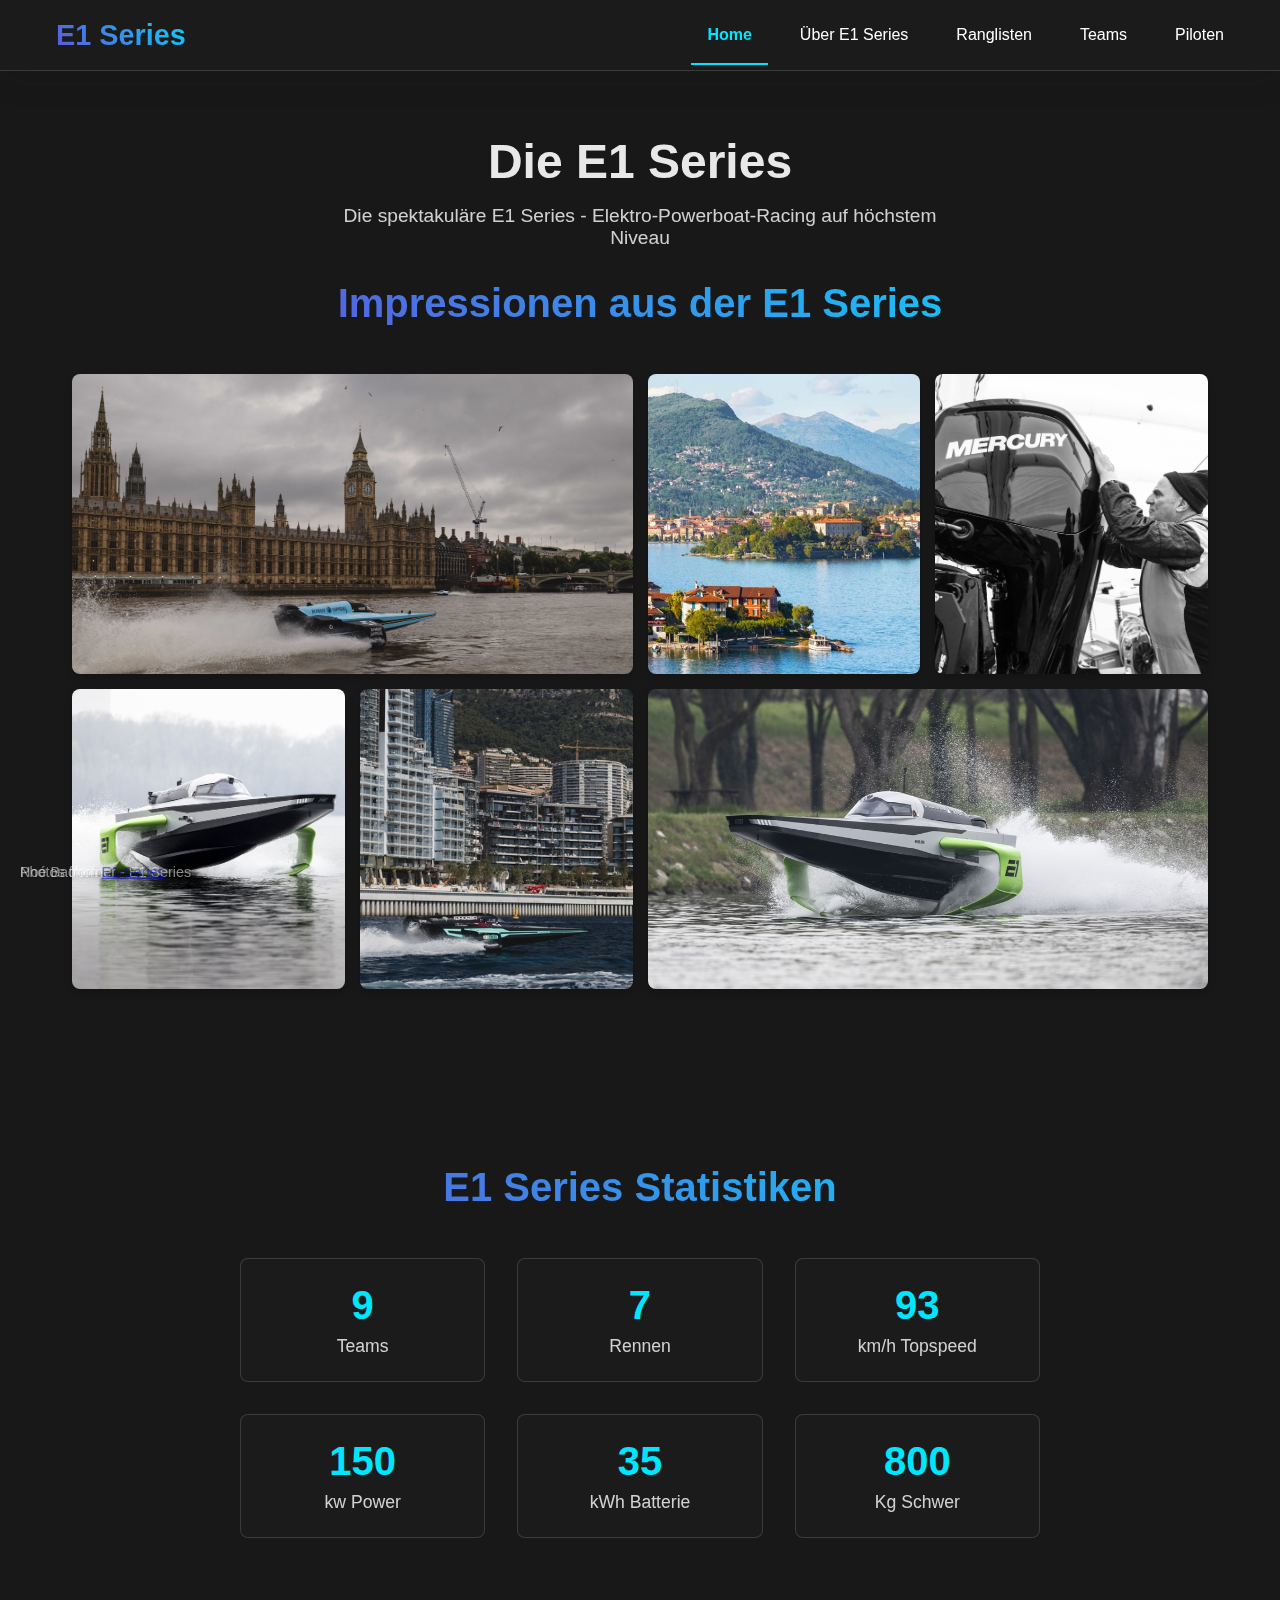
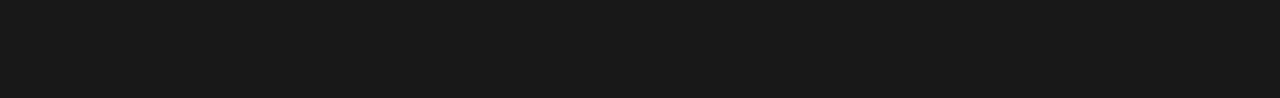
<file: src/index.html>
<!DOCTYPE html>
<html lang="de">
<head>
    <meta charset="UTF-8">
    <meta name="viewport" content="width=device-width, initial-scale=1.0">
    <title>E1 Series</title>
    <link rel="stylesheet" href="menuStyle.css">
    <link rel="stylesheet" href="indexStyle.css">
    <link rel="icon" type="image/x-icon" href="resources/E1_Series_logo.ico">
</head>
<body>
<div class="copyright-text">Noé Bachofner - E1 Series</div>
<div class="copyright-text right">Photos from <a href="https://www.e1series.com" target="_blank">E1-Series</a></div>
<nav class="navbar">
    <div class="nav-container">
        <a href="index.html" class="logo">E1 Series</a>

        <div class="nav-menu" id="navMenu">
            <a href="index.html" class="btn-simple active">Home</a>
            <a href="about.html" class="btn-simple">Über E1 Series</a>
            <a href="leaderboard.html" class="btn-simple">Ranglisten</a>
            <a href="teams.html" class="btn-simple">Teams</a>
            <a href="drivers.html" class="btn-simple">Piloten</a>
        </div>

        <div class="menu-toggle" id="menuToggle">
            <span></span>
            <span></span>
            <span></span>
        </div>
    </div>
</nav>

<div class="content">
    <h1>Die E1 Series</h1>
    <p>Die spektakuläre E1 Series - Elektro-Powerboat-Racing auf höchstem Niveau</p>

    <div class="gallery-section">
        <h2 class="gallery-title">Impressionen aus der E1 Series</h2>

        <div class="image-collage">
            <div class="image-box wide">
                <img src="resources/BoatInfrontOfCity.png" alt="Boat Racing">
            </div>
            <div class="image-box">
                <img src="resources/LagoMaggiorePhoto.png" alt="Lago Maggiore">
            </div>
            <div class="image-box">
                <img src="resources/ManInfrontOfMotor.png" alt="RaceBird Motor">
            </div>
            <div class="image-box">
                <img src="resources/BoatInWaterRacing.png" alt="Boat Racing">
            </div>
            <div class="image-box">
                <img src="resources/MonacoBoatRace.png" alt=">Monaco Race">
            </div>
            <div class="image-box wide">
                <img src="resources/RaceBirdInFrontOfForest.png" alt="RaceBird in Forest Race">
            </div>
        </div>
    </div>

    <div class="stats-section">
        <h2 class="stats-title">E1 Series Statistiken</h2>
        <div class="stats-grid">
            <div class="stat-item">
                <div class="stat-number">9</div>
                <div class="stat-label">Teams</div>
            </div>
            <div class="stat-item">
                <div class="stat-number">7</div>
                <div class="stat-label">Rennen</div>
            </div>
            <div class="stat-item">
                <div class="stat-number">93</div>
                <div class="stat-label">km/h Topspeed</div>
            </div>
            <div class="stat-item">
                <div class="stat-number">150</div>
                <div class="stat-label">kw Power</div>
            </div>
            <div class="stat-item">
                <div class="stat-number">35</div>
                <div class="stat-label">kWh Batterie</div>
            </div>
            <div class="stat-item">
                <div class="stat-number">800</div>
                <div class="stat-label">Kg Schwer</div>
            </div>

        </div>
    </div>
</div>

<script src="main.js"></script>
</body>
</html>
</file>
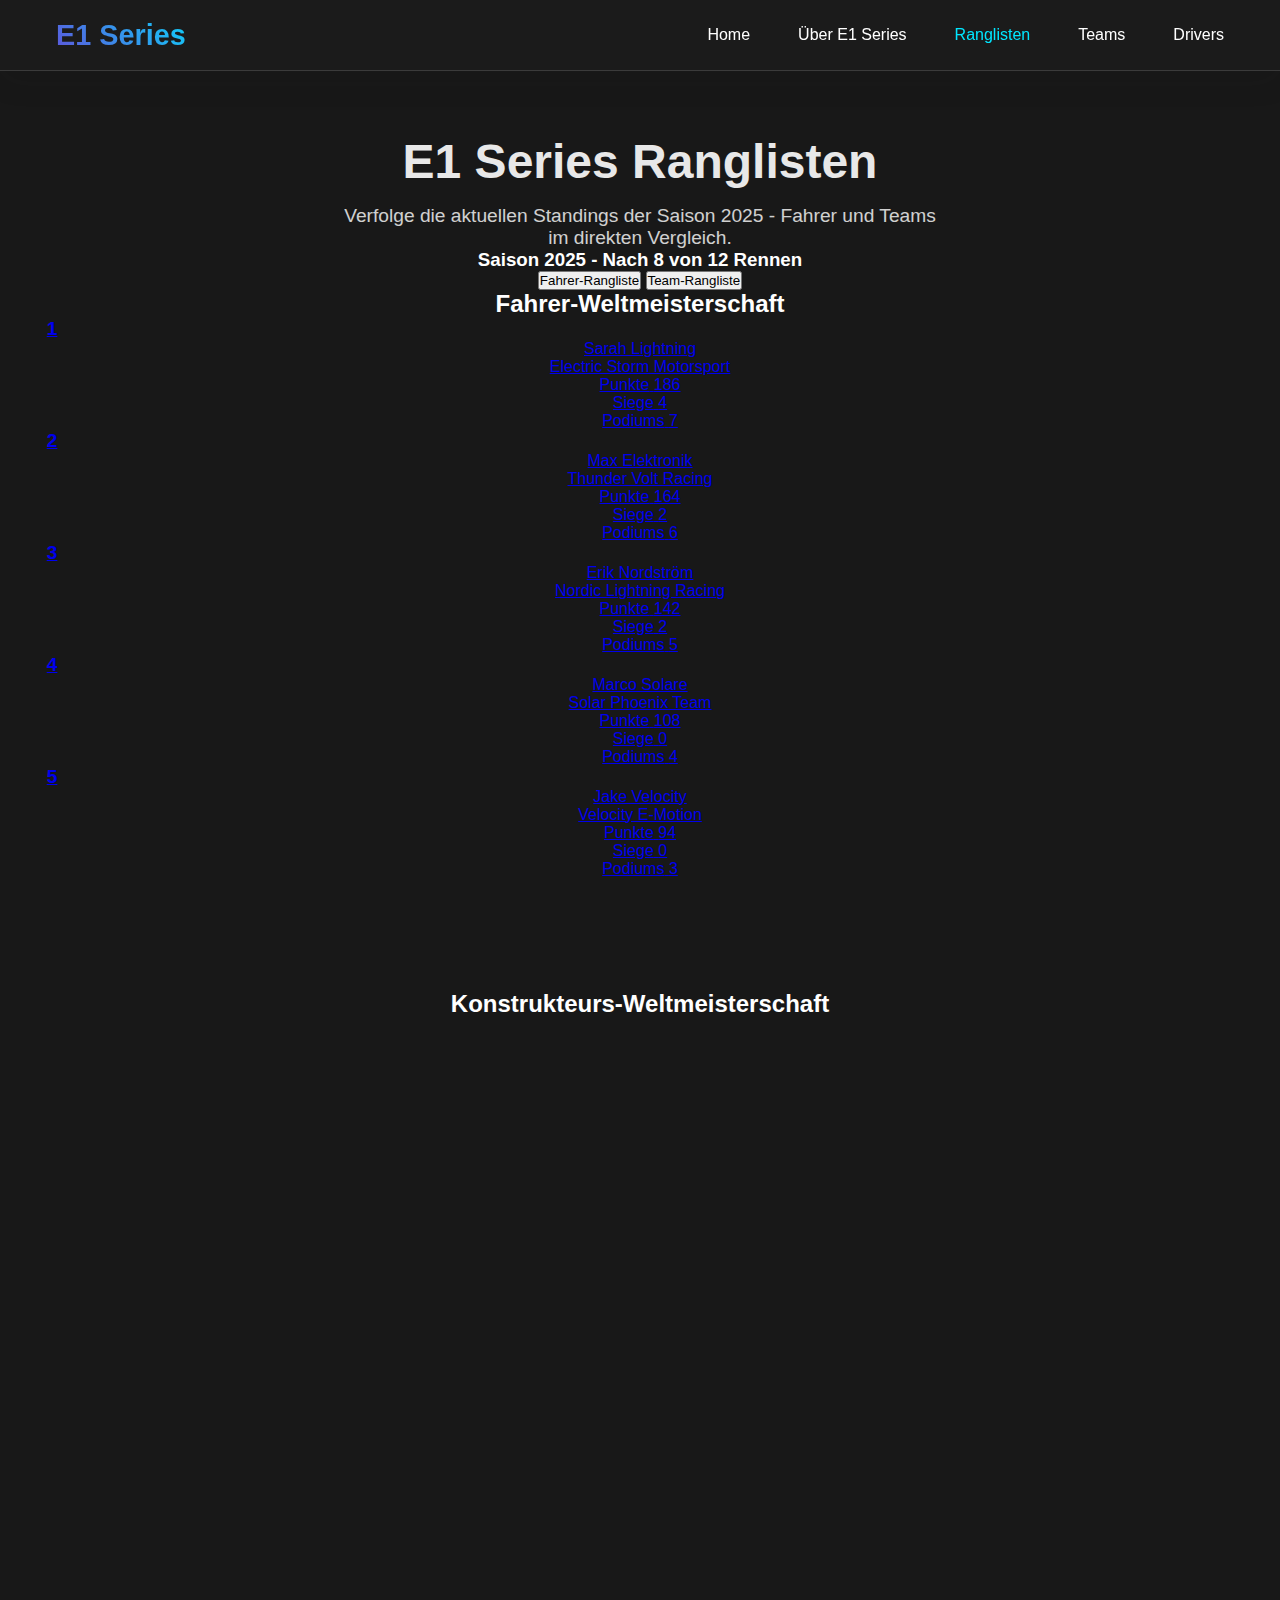
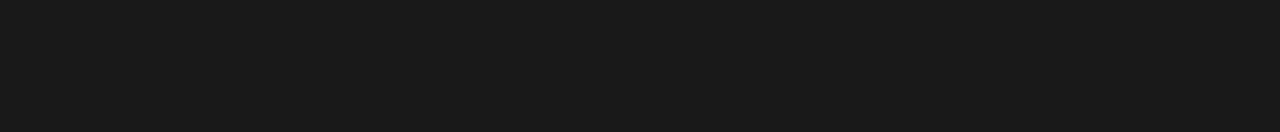
<file: src/leaderboard.html>
<!DOCTYPE html>
<html lang="de">
<head>
  <meta charset="UTF-8">
  <meta name="viewport" content="width=device-width, initial-scale=1.0">
  <title>Ranglisten - E1 Series</title>
  <link rel="stylesheet" href="menuStyle.css">
  <link rel="stylesheet" href="leaderboardStyle.css">
</head>
<body>
<nav class="navbar">
  <div class="nav-container">
    <a href="index.html" class="logo">E1 Series</a>

    <div class="nav-menu" id="navMenu">
      <a href="index.html" class="btn-simple">Home</a>
      <a href="about.html" class="btn-simple">Über E1 Series</a>
      <a href="rankings.html" class="btn-minimal active">Ranglisten</a>
      <a href="teams.html" class="btn-secondary">Teams</a>
      <a href="drivers.html" class="btn-primary">Drivers</a>
    </div>

    <div class="menu-toggle" id="menuToggle">
      <span></span>
      <span></span>
      <span></span>
    </div>
  </div>
</nav>

<div class="content">
  <h1>E1 Series Ranglisten</h1>
  <p>Verfolge die aktuellen Standings der Saison 2025 - Fahrer und Teams im direkten Vergleich.</p>

  <div class="rankings-section">
    <div class="season-info">
      <h3>Saison 2025 - Nach 8 von 12 Rennen</h3>
    </div>

    <div class="rankings-toggle">
      <button class="toggle-btn active" id="driversBtn">Fahrer-Rangliste</button>
      <button class="toggle-btn" id="teamsBtn">Team-Rangliste</button>
    </div>

    <!-- Fahrer Rangliste -->
    <div class="rankings-table" id="driversTable">
      <div class="table-header">
        <h2>Fahrer-Weltmeisterschaft</h2>
      </div>
      <div class="table-content">
        <a href="drivers.html#sarah-lightning" class="ranking-item">
          <div class="position first">1</div>
          <div class="name-info">
            <div class="name">Sarah Lightning</div>
            <div class="team-name">Electric Storm Motorsport</div>
          </div>
          <div class="stat">
            <span class="stat-label">Punkte</span>
            <span class="stat-value">186</span>
          </div>
          <div class="stat">
            <span class="stat-label">Siege</span>
            <span class="stat-value">4</span>
          </div>
          <div class="stat">
            <span class="stat-label">Podiums</span>
            <span class="stat-value">7</span>
          </div>
        </a>

        <a href="drivers.html#max-elektronik" class="ranking-item">
          <div class="position second">2</div>
          <div class="name-info">
            <div class="name">Max Elektronik</div>
            <div class="team-name">Thunder Volt Racing</div>
          </div>
          <div class="stat">
            <span class="stat-label">Punkte</span>
            <span class="stat-value">164</span>
          </div>
          <div class="stat">
            <span class="stat-label">Siege</span>
            <span class="stat-value">2</span>
          </div>
          <div class="stat">
            <span class="stat-label">Podiums</span>
            <span class="stat-value">6</span>
          </div>
        </a>

        <a href="drivers.html#erik-nordstrom" class="ranking-item">
          <div class="position third">3</div>
          <div class="name-info">
            <div class="name">Erik Nordström</div>
            <div class="team-name">Nordic Lightning Racing</div>
          </div>
          <div class="stat">
            <span class="stat-label">Punkte</span>
            <span class="stat-value">142</span>
          </div>
          <div class="stat">
            <span class="stat-label">Siege</span>
            <span class="stat-value">2</span>
          </div>
          <div class="stat">
            <span class="stat-label">Podiums</span>
            <span class="stat-value">5</span>
          </div>
        </a>

        <a href="drivers.html#marco-solare" class="ranking-item">
          <div class="position">4</div>
          <div class="name-info">
            <div class="name">Marco Solare</div>
            <div class="team-name">Solar Phoenix Team</div>
          </div>
          <div class="stat">
            <span class="stat-label">Punkte</span>
            <span class="stat-value">108</span>
          </div>
          <div class="stat">
            <span class="stat-label">Siege</span>
            <span class="stat-value">0</span>
          </div>
          <div class="stat">
            <span class="stat-label">Podiums</span>
            <span class="stat-value">4</span>
          </div>
        </a>

        <a href="drivers.html#jake-velocity" class="ranking-item">
          <div class="position">5</div>
          <div class="name-info">
            <div class="name">Jake Velocity</div>
            <div class="team-name">Velocity E-Motion</div>
          </div>
          <div class="stat">
            <span class="stat-label">Punkte</span>
            <span class="stat-value">94</span>
          </div>
          <div class="stat">
            <span class="stat-label">Siege</span>
            <span class="stat-value">0</span>
          </div>
          <div class="stat">
            <span class="stat-label">Podiums</span>
            <span class="stat-value">3</span>
          </div>
        </a>

        <a href="drivers.html#luna-elektra" class="ranking-item">
          <div class="position">6</div>
          <div class="name-info">
            <div class="name">Luna Elektra</div>
            <div class="team-name">Thunder Volt Racing</div>
          </div>
          <div class="stat">
            <span class="stat-label">Punkte</span>
            <span class="stat-value">78</span>
          </div>
          <div class="stat">
            <span class="stat-label">Siege</span>
            <span class="stat-value">0</span>
          </div>
          <div class="stat">
            <span class="stat-label">Podiums</span>
            <span class="stat-value">2</span>
          </div>
        </a>
      </div>
    </div>

    <!-- Team Rangliste -->
    <div class="rankings-table hidden" id="teamsTable">
      <div class="table-header">
        <h2>Konstrukteurs-Weltmeisterschaft</h2>
      </div>
      <div class="table-content">
        <a href="teams.html#electric-storm" class="ranking-item team-ranking-item">
          <div class="position first">1</div>
          <div class="name-info">
            <div class="name">Electric Storm Motorsport</div>
            <div class="team-name">Großbritannien</div>
          </div>
          <div class="stat">
            <span class="stat-label">Punkte</span>
            <span class="stat-value">186</span>
          </div>
          <div class="stat">
            <span class="stat-label">Siege</span>
            <span class="stat-value">4</span>
          </div>
          <div class="stat">
            <span class="stat-label">Podiums</span>
            <span class="stat-value">7</span>
          </div>
          <div class="stat">
            <span class="stat-label">Pole</span>
            <span class="stat-value">3</span>
          </div>
        </a>

        <a href="teams.html#thunder-volt" class="ranking-item team-ranking-item">
          <div class="position second">2</div>
          <div class="name-info">
            <div class="name">Thunder Volt Racing</div>
            <div class="team-name">Deutschland</div>
          </div>
          <div class="stat">
            <span class="stat-label">Punkte</span>
            <span class="stat-value">242</span>
          </div>
          <div class="stat">
            <span class="stat-label">Siege</span>
            <span class="stat-value">2</span>
          </div>
          <div class="stat">
            <span class="stat-label">Podiums</span>
            <span class="stat-value">8</span>
          </div>
          <div class="stat">
            <span class="stat-label">Pole</span>
            <span class="stat-value">2</span>
          </div>
        </a>

        <a href="teams.html#nordic-lightning" class="ranking-item team-ranking-item">
          <div class="position third">3</div>
          <div class="name-info">
            <div class="name">Nordic Lightning Racing</div>
            <div class="team-name">Schweden</div>
          </div>
          <div class="stat">
            <span class="stat-label">Punkte</span>
            <span class="stat-value">142</span>
          </div>
          <div class="stat">
            <span class="stat-label">Siege</span>
            <span class="stat-value">2</span>
          </div>
          <div class="stat">
            <span class="stat-label">Podiums</span>
            <span class="stat-value">5</span>
          </div>
          <div class="stat">
            <span class="stat-label">Pole</span>
            <span class="stat-value">2</span>
          </div>
        </a>

        <a href="teams.html#solar-phoenix" class="ranking-item team-ranking-item">
          <div class="position">4</div>
          <div class="name-info">
            <div class="name">Solar Phoenix Team</div>
            <div class="team-name">Italien</div>
          </div>
          <div class="stat">
            <span class="stat-label">Punkte</span>
            <span class="stat-value">108</span>
          </div>
          <div class="stat">
            <span class="stat-label">Siege</span>
            <span class="stat-value">0</span>
          </div>
          <div class="stat">
            <span class="stat-label">Podiums</span>
            <span class="stat-value">4</span>
          </div>
          <div class="stat">
            <span class="stat-label">Pole</span>
            <span class="stat-value">1</span>
          </div>
        </a>

        <a href="teams.html#velocity-emotion" class="ranking-item team-ranking-item">
          <div class="position">5</div>
          <div class="name-info">
            <div class="name">Velocity E-Motion</div>
            <div class="team-name">USA</div>
          </div>
          <div class="stat">
            <span class="stat-label">Punkte</span>
            <span class="stat-value">94</span>
          </div>
          <div class="stat">
            <span class="stat-label">Siege</span>
            <span class="stat-value">0</span>
          </div>
          <div class="stat">
            <span class="stat-label">Podiums</span>
            <span class="stat-value">3</span>
          </div>
          <div class="stat">
            <span class="stat-label">Pole</span>
            <span class="stat-value">0</span>
          </div>
        </a>
      </div>
    </div>
  </div>
</div>

<script>
  // Mobile Menu Toggle
  const menuToggle = document.getElementById('menuToggle');
  const navMenu = document.getElementById('navMenu');

  menuToggle.addEventListener('click', () => {
    navMenu.classList.toggle('active');
    menuToggle.classList.toggle('active');
  });

  // Rankings Toggle
  const driversBtn = document.getElementById('driversBtn');
  const teamsBtn = document.getElementById('teamsBtn');
  const driversTable = document.getElementById('driversTable');
  const teamsTable = document.getElementById('teamsTable');

  driversBtn.addEventListener('click', () => {
    driversBtn.classList.add('active');
    teamsBtn.classList.remove('active');
    driversTable.classList.remove('hidden');
    teamsTable.classList.add('hidden');
  });

  teamsBtn.addEventListener('click', () => {
    teamsBtn.classList.add('active');
    driversBtn.classList.remove('active');
    teamsTable.classList.remove('hidden');
    driversTable.classList.add('hidden');
  });

  // Smooth animations on scroll
  window.addEventListener('scroll', () => {
    const navbar = document.querySelector('.navbar');
    if (window.scrollY > 50) {
      navbar.style.background = 'rgba(255, 255, 255, 0.98)';
    } else {
      navbar.style.background = 'rgba(255, 255, 255, 0.95)';
    }
  });

  // Animation on scroll for ranking items
  const observerOptions = {
    threshold: 0.1,
    rootMargin: '0px 0px -50px 0px'
  };

  const observer = new IntersectionObserver((entries) => {
    entries.forEach((entry, index) => {
      if (entry.isIntersecting) {
        setTimeout(() => {
          entry.target.style.opacity = '1';
          entry.target.style.transform = 'translateY(0)';
        }, index * 100);
      }
    });
  }, observerOptions);

  document.querySelectorAll('.ranking-item').forEach(item => {
    item.style.opacity = '0';
    item.style.transform = 'translateY(20px)';
    item.style.transition = 'all 0.4s ease';
    observer.observe(item);
  });
</script>
</body>
</html>
</file>
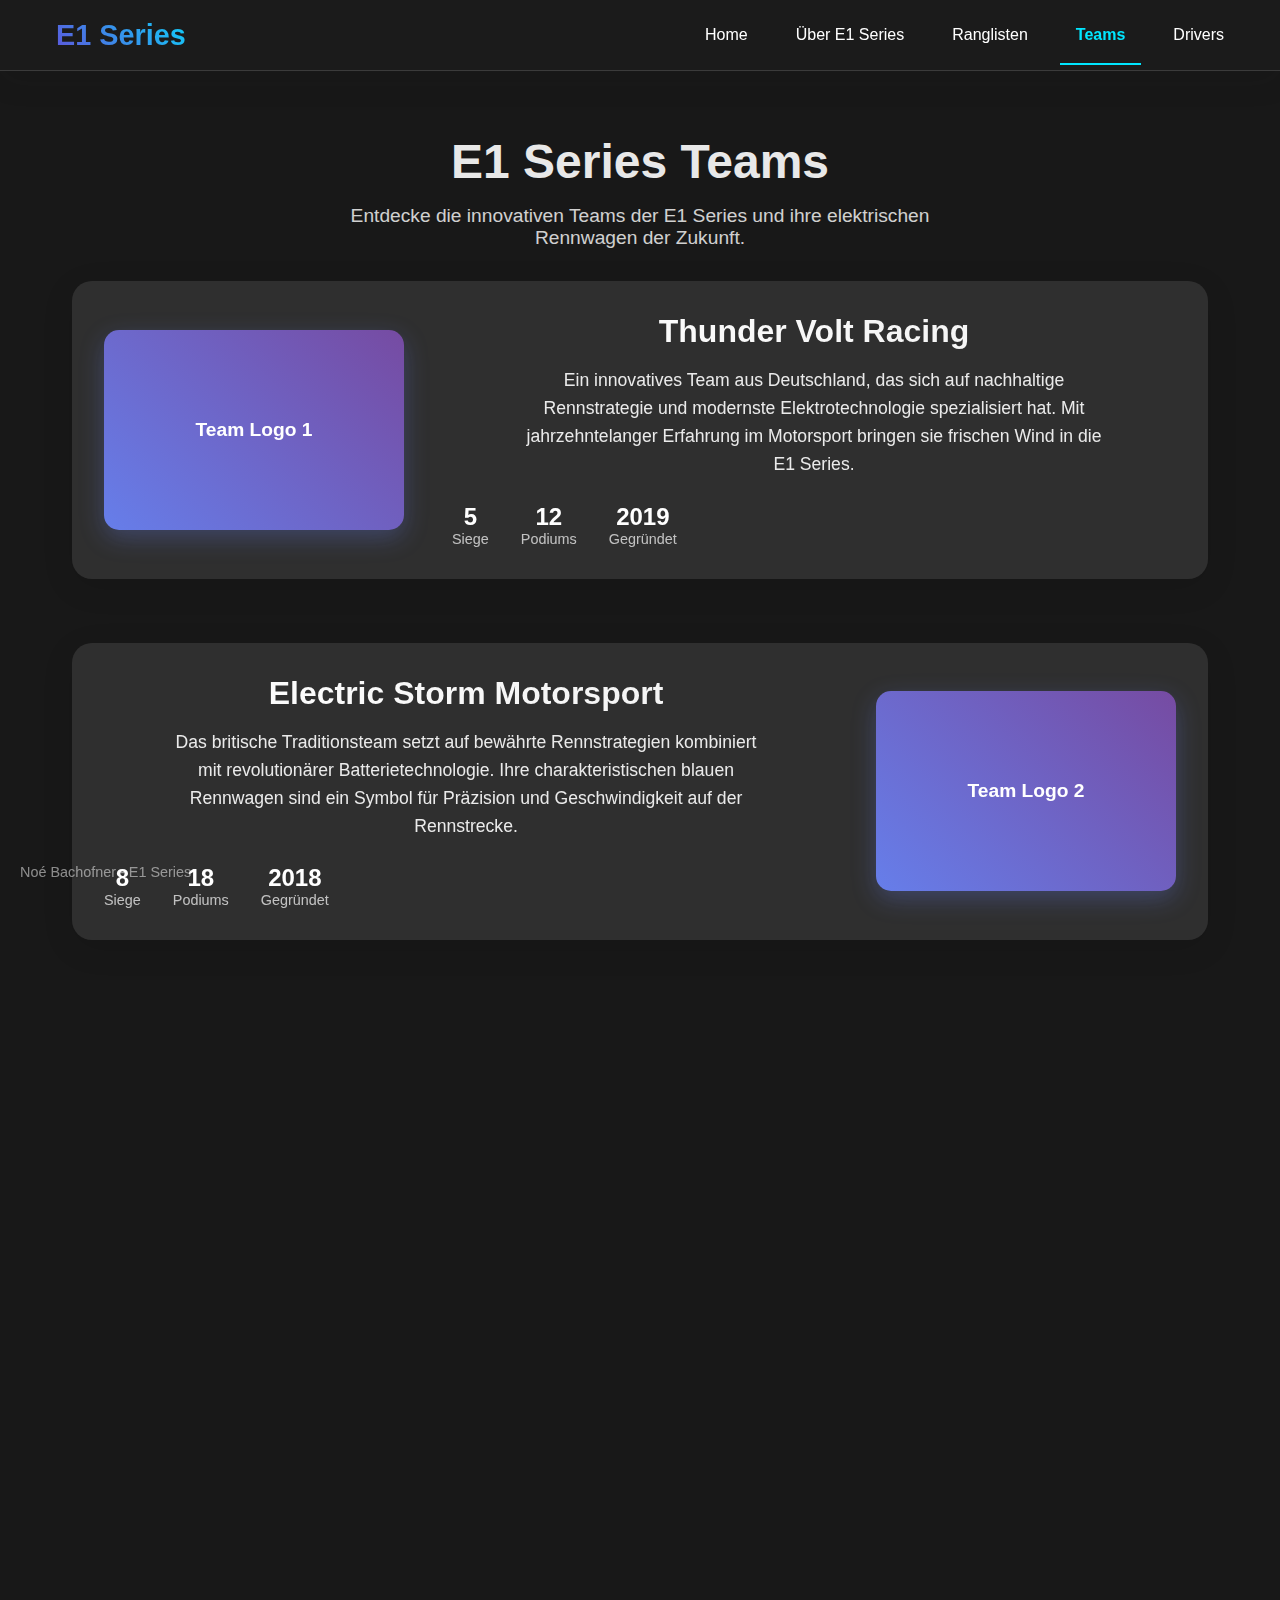
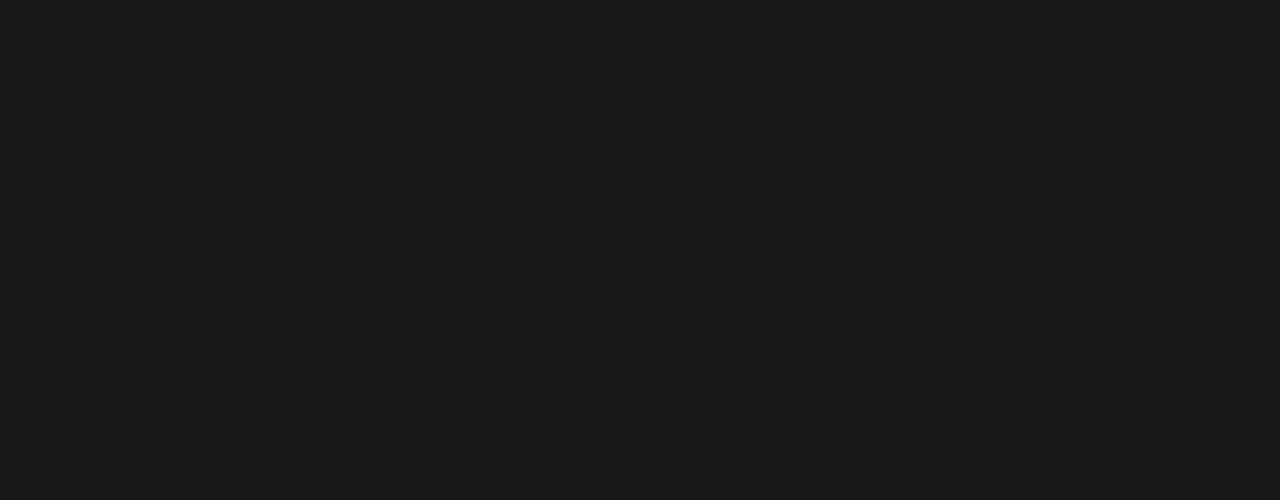
<file: src/teams.html>
<!DOCTYPE html>
<html lang="de">
<head>
  <meta charset="UTF-8">
  <meta name="viewport" content="width=device-width, initial-scale=1.0">
  <title>Teams - E1 Series</title>
  <link rel="stylesheet" href="menuStyle.css">
  <link rel="stylesheet" href="teamsStyle.css">
</head>
<body>
<div class="copyright-text">Noé Bachofner - E1 Series</div>
<nav class="navbar">
  <div class="nav-container">
    <a href="index.html" class="logo">E1 Series</a>

    <div class="nav-menu" id="navMenu">
      <a href="index.html" class="btn-simple">Home</a>
      <a href="about.html" class="btn-simple">Über E1 Series</a>
      <a href="leaderboard.html" class="btn-simple">Ranglisten</a>
      <a href="teams.html" class="btn-simple active">Teams</a>
      <a href="drivers.html" class="btn-simple">Drivers</a>
    </div>

    <div class="menu-toggle" id="menuToggle">
      <span></span>
      <span></span>
      <span></span>
    </div>
  </div>
</nav>

<div class="content">
  <h1>E1 Series Teams</h1>
  <p>Entdecke die innovativen Teams der E1 Series und ihre elektrischen Rennwagen der Zukunft.</p>

  <div class="team-section">
    <div class="team-item">
      <div class="team-image">
        Team Logo 1
      </div>
      <div class="team-content">
        <h3>Thunder Volt Racing</h3>
        <p>Ein innovatives Team aus Deutschland, das sich auf nachhaltige Rennstrategie und modernste Elektrotechnologie spezialisiert hat. Mit jahrzehntelanger Erfahrung im Motorsport bringen sie frischen Wind in die E1 Series.</p>
        <div class="team-stats">
          <div class="stat">
            <div class="stat-number">5</div>
            <div class="stat-label">Siege</div>
          </div>
          <div class="stat">
            <div class="stat-number">12</div>
            <div class="stat-label">Podiums</div>
          </div>
          <div class="stat">
            <div class="stat-number">2019</div>
            <div class="stat-label">Gegründet</div>
          </div>
        </div>
      </div>
    </div>

    <div class="team-item reverse">
      <div class="team-image">
        Team Logo 2
      </div>
      <div class="team-content">
        <h3>Electric Storm Motorsport</h3>
        <p>Das britische Traditionsteam setzt auf bewährte Rennstrategien kombiniert mit revolutionärer Batterietechnologie. Ihre charakteristischen blauen Rennwagen sind ein Symbol für Präzision und Geschwindigkeit auf der Rennstrecke.</p>
        <div class="team-stats">
          <div class="stat">
            <div class="stat-number">8</div>
            <div class="stat-label">Siege</div>
          </div>
          <div class="stat">
            <div class="stat-number">18</div>
            <div class="stat-label">Podiums</div>
          </div>
          <div class="stat">
            <div class="stat-number">2018</div>
            <div class="stat-label">Gegründet</div>
          </div>
        </div>
      </div>
    </div>

    <div class="team-item">
      <div class="team-image">
        Team Logo 3
      </div>
      <div class="team-content">
        <h3>Velocity E-Motion</h3>
        <p>Das amerikanische Start-up Team hat die E1 Series im Sturm erobert. Mit ihrer aggressiven Fahrweise und innovativen Aerodynamik-Konzepten gehören sie zu den aufstrebenden Stars der Serie.</p>
        <div class="team-stats">
          <div class="stat">
            <div class="stat-number">3</div>
            <div class="stat-label">Siege</div>
          </div>
          <div class="stat">
            <div class="stat-number">9</div>
            <div class="stat-label">Podiums</div>
          </div>
          <div class="stat">
            <div class="stat-number">2020</div>
            <div class="stat-label">Gegründet</div>
          </div>
        </div>
      </div>
    </div>

    <div class="team-item reverse">
      <div class="team-image">
        Team Logo 4
      </div>
      <div class="team-content">
        <h3>Nordic Lightning Racing</h3>
        <p>Aus Skandinavien kommend, bringt dieses Team die Philosophie der nordischen Ingenieurskunst in die E1 Series. Bekannt für ihre Zuverlässigkeit und strategische Brillanz bei wechselhaften Wetterbedingungen.</p>
        <div class="team-stats">
          <div class="stat">
            <div class="stat-number">6</div>
            <div class="stat-label">Siege</div>
          </div>
          <div class="stat">
            <div class="stat-number">15</div>
            <div class="stat-label">Podiums</div>
          </div>
          <div class="stat">
            <div class="stat-number">2017</div>
            <div class="stat-label">Gegründet</div>
          </div>
        </div>
      </div>
    </div>

    <div class="team-item">
      <div class="team-image">
        Team Logo 5
      </div>
      <div class="team-content">
        <h3>Solar Phoenix Team</h3>
        <p>Das italienische Traditionsteam vereint Leidenschaft und Innovation. Mit ihrer Expertise in nachhaltiger Energiegewinnung und elegant designten Rennwagen setzen sie neue Maßstäbe in der E1 Series.</p>
        <div class="team-stats">
          <div class="stat">
            <div class="stat-number">4</div>
            <div class="stat-label">Siege</div>
          </div>
          <div class="stat">
            <div class="stat-number">11</div>
            <div class="stat-label">Podiums</div>
          </div>
          <div class="stat">
            <div class="stat-number">2019</div>
            <div class="stat-label">Gegründet</div>
          </div>
        </div>
      </div>
    </div>
  </div>
</div>

<script>
  const menuToggle = document.getElementById('menuToggle');
  const navMenu = document.getElementById('navMenu');

  menuToggle.addEventListener('click', () => {
    navMenu.classList.toggle('active');
    menuToggle.classList.toggle('active');
  });

  window.addEventListener('scroll', () => {
    const navbar = document.querySelector('.navbar');
    if (window.scrollY > 50) {
      navbar.style.background = 'rgba(255, 255, 255, 0.98)';
    } else {
      navbar.style.background = 'rgba(255, 255, 255, 0.95)';
    }
  });

  const observerOptions = {
    threshold: 0.1,
    rootMargin: '0px 0px -50px 0px'
  };

  const observer = new IntersectionObserver((entries) => {
    entries.forEach(entry => {
      if (entry.isIntersecting) {
        entry.target.style.opacity = '1';
        entry.target.style.transform = 'translateY(0)';
      }
    });
  }, observerOptions);

  document.querySelectorAll('.team-item').forEach(item => {
    item.style.opacity = '0';
    item.style.transform = 'translateY(30px)';
    item.style.transition = 'all 0.6s ease';
    observer.observe(item);
  });
</script>
</body>
</html>
</file>
<file: src/menuStyle.css>
:root {
    --primary: #6c3fd6;
    --secondary: #1b1b1b;
    --accent: #00e6ff;
    --background: #181818;
    --text: #ffffff;
    --muted: #bdbdbd;
}
* {
    margin: 0;
    padding: 0;
    box-sizing: border-box;
}

body {
    font-family: 'Segoe UI', Tahoma, Geneva, Verdana, sans-serif;
    background: var(--background);
    color: var(--text);
    min-height: 100vh;
}

.navbar {
    background: var(--secondary) !important;
    background-color: var(--secondary) !important;
    backdrop-filter: blur(10px);
    border-bottom: 1px solid rgba(189, 189, 189, 0.2);
    padding: 0 2rem;
    position: fixed;
    top: 0;
    left: 0;
    right: 0;
    z-index: 1000;
    box-shadow: 0 8px 32px rgba(27, 27, 27, 0.1);
    color: var(--text);
    animation: fadeInUp 0.8s ease;
}

.navbar a {
    color: var(--text);
    text-decoration: none;
    padding: 1rem;
    transition: color 0.2s;
}

.navbar a:hover,
.navbar a.active {
    color: var(--accent);
}

.nav-container {
    max-width: 1200px;
    margin: 0 auto;
    display: flex;
    justify-content: space-between;
    align-items: center;
    height: 70px;
}

.logo {
    font-size: 1.8rem;
    font-weight: 700;
    background: linear-gradient(45deg, var(--primary), var(--accent));
    color: color: var(--primary);
    -webkit-background-clip: text;
    -webkit-text-fill-color: transparent;
    background-clip: text;
    text-decoration: none;
    transition: transform 0.3s ease;
}

.logo:hover {
    transform: scale(1.2);
}

.nav-menu {
    display: flex;
    gap: 1rem;
    align-items: center;
}

.btn-simple {
    background:  none;
    border: none;
    color: var(--text);
    padding: 8px 16px;
    font-weight: 500;
    cursor: pointer;
    border-radius: 8px;
    transition: background 0.3s, transform 0.3;
    text-decoration: none;
    display: inline-block;
    position: relative;
}

.btn-simple:hover {
    background: none;
    color: var(--accent);
    transform: translateY(-2px);
}

.btn-simple.active {
    color: var(--accent);
    font-weight: bold;
    position: relative;
}

.btn-simple.active::after {
    content: '';
    position: absolute;
    bottom: -5px;
    left: 0;
    width: 100%;
    height: 2px;
    background-color: var(--accent);
}


.menu-toggle {
    display: none;
    flex-direction: column;
    cursor: pointer;
    gap: 4px;
}

.menu-toggle span {
    width: 25px;
    height: 3px;
    background: var(--text);
    border-radius: 3px;
    transition: all 0.3s ease;
}

.menu-divider {
    border-top: 1px solid var(--muted);
    margin: 0.5rem 0;
}

.content {
    margin-top: 70px;
    padding: 4rem 2rem;
    text-align: center;
    color: var(--text);
}

.content h1 {
    font-size: 3rem;
    margin-bottom: 1rem;
    opacity: 0.9;
}

.content p {
    font-size: 1.2rem;
    opacity: 0.8;
    max-width: 600px;
    margin: 0 auto;
}

.copyright-text {
    position: fixed;
    bottom: 20px;
    left: 20px;
    color: var(--text);
    opacity: 0.5;
    font-size: 0.9rem;
    z-index: 9999;
    pointer-events: none;
    text-shadow: 1px 1px 2px rgba(0, 0, 0, 0.2);
}

@media (max-width: 768px) {
    .navbar {
        padding: 0 1rem;
    }

    .nav-menu {
        display: none;
        position: absolute;
        top: 100%;
        left: 0;
        right: 0;
        background: rgba(27, 27, 27, 0.98);
        backdrop-filter: blur(10px);
        flex-direction: column;
        padding: 1rem;
        box-shadow: 0 8px 32px rgba(27, 27, 27, 0.1);
    }

    .nav-menu.active {
        display: flex;
    }

    .menu-toggle {
        display: flex;
    }

    .menu-toggle.active span:nth-child(1) {
        transform: rotate(45deg) translate(5px, 5px);
    }

    .menu-toggle.active span:nth-child(2) {
        opacity: 0;
    }

    .menu-toggle.active span:nth-child(3) {
        transform: rotate(-45deg) translate(7px, -6px);
    }

    .content h1 {
        font-size: 2rem;
    }
}

@keyframes fadeInUp {
    from {
        opacity: 0;
        transform: translateY(30px);
    }
    to {
        opacity: 1;
        transform: translateY(0);
    }
}
</file>
<file: src/indexStyle.css>
.gallery-section {
    max-width: 1200px;
    margin: 0 auto;
    padding: 2rem;
}

.gallery-title {
    text-align: center;
    font-size: 2.5rem;
    margin-bottom: 3rem;
    background: linear-gradient(45deg, var(--primary), var(--accent));
    -webkit-background-clip: text;
    -webkit-text-fill-color: transparent;
    background-clip: text;
    font-weight: 700;
}

.image-collage {
    display: grid;
    grid-template-columns: repeat(4, 1fr);
    grid-template-rows: repeat(2, 300px);
    gap: 15px;
    margin-bottom: 3rem;
}

.image-box {
    overflow: hidden;
    border-radius: 8px;
    box-shadow: 0 4px 8px rgba(0, 0, 0, 0.2);
    background: var(--secondary);
}

.image-box.wide {
    grid-column: span 2;
}

.image-box img {
    width: 100%;
    height: 100%;
    object-fit: cover;
    display: block;
}

.stats-section {
    padding: 3rem 2rem;
    margin: 3rem 0;
    text-align: center;
}

.stats-title {
    font-size: 2.5rem;
    margin-bottom: 3rem;
    background: linear-gradient(45deg, var(--primary), var(--accent));
    -webkit-background-clip: text;
    -webkit-text-fill-color: transparent;
    background-clip: text;
    font-weight: 700;
}

.stats-grid {
    display: grid;
    grid-template-columns: repeat(auto-fit, minmax(200px, 1fr));
    gap: 2rem;
    max-width: 800px;
    margin: 0 auto;
}

.stat-item {
    padding: 1.5rem;
    background: var(--secondary);
    border-radius: 8px;
    border: 1px solid rgba(189, 189, 189, 0.2);
}

.stat-number {
    font-size: 2.5rem;
    font-weight: 700;
    color: var(--accent);
    margin-bottom: 0.5rem;
}

.stat-label {
    font-size: 1.1rem;
    opacity: 0.8;
}

/* Mobile Responsiveness */
@media (max-width: 768px) {
    .gallery-title, .stats-title {
        font-size: 2rem;
    }

    .image-collage {
        grid-template-columns: repeat(2, 1fr);
        grid-template-rows: repeat(4, 250px);
        gap: 10px;
    }

    .image-box.wide {
        grid-column: span 2;
    }

    .stats-grid {
        grid-template-columns: repeat(2, 1fr);
        gap: 1rem;
    }

    .gallery-section {
        padding: 1rem;
    }
}

@media (max-width: 480px) {
    .image-collage {
        grid-template-columns: 1fr;
        grid-template-rows: repeat(6, 200px);
    }

    .image-box.wide {
        grid-column: span 1;
    }

    .stats-grid {
        grid-template-columns: 1fr;
    }
}
</file>
<file: src/leaderboardStyle.css>
.leaderboard-section {
    max-width: 1200px;
    margin: 2rem auto;
    padding: 2rem;
    background: var(--secondary);
    border-radius: 20px;
}

.leaderboard-title {
    text-align: center;
    color: var(--text);
    font-size: 2.5rem;
    margin-bottom: 3rem;
    font-weight: bold;
    text-transform: uppercase;
}

.leaderboard-table {
    width: 100%;
    border-collapse: separate;
    border-spacing: 0 1rem;
}

.leaderboard-table tr {
    background: var(--background);
    border-radius: 15px;
    transition: transform 0.3s ease;
}

.leaderboard-table tr:hover {
    transform: translateX(10px);
}

.leaderboard-table th,
.leaderboard-table td {
    padding: 1.2rem;
    color: var(--text);
    text-align: left;
    border: none;
}

.leaderboard-table th {
    font-size: 1.1rem;
    font-weight: bold;
    background: var(--secondary);
    padding: 1rem;
}

.leaderboard-table td:first-child,
.leaderboard-table th:first-child {
    border-radius: 15px 0 0 15px;
}

.leaderboard-table td:last-child,
.leaderboard-table th:last-child {
    border-radius: 0 15px 15px 0;
}

.driver-photo {
    width: 50px;
    height: 50px;
    border-radius: 50%;
    object-fit: cover;
    border: 2px solid var(--text);
}

.flag-icon {
    width: 24px;
    height: 16px;
    margin-right: 0.5rem;
    vertical-align: middle;
}

.position {
    font-weight: bold;
    font-size: 1.2rem;
    width: 40px;
}

.points {
    font-weight: bold;
    text-align: right;
}

@media (max-width: 768px) {
    .leaderboard-section {
        padding: 1rem;
    }

    .leaderboard-table th,
    .leaderboard-table td {
        padding: 0.8rem;
    }

    .driver-photo {
        width: 40px;
        height: 40px;
    }

    .flag-icon {
        width: 20px;
        height: 14px;
    }
}
</file>
<file: src/teamsStyle.css>
.team-section {
    max-width: 1200px;
    margin: 0 auto;
    padding: 2rem;
}

.team-item {
    display: flex;
    align-items: center;
    gap: 3rem;
    margin-bottom: 4rem;
    background: rgba(255, 255, 255, 0.1);
    backdrop-filter: blur(10px);
    border-radius: 20px;
    padding: 2rem;
    transition: all 0.3s ease;
    box-shadow: 0 8px 32px rgba(0, 0, 0, 0.1);
}

.team-item:hover {
    transform: translateY(-5px);
    box-shadow: 0 15px 40px rgba(0, 0, 0, 0.2);
}

.team-item.reverse {
    flex-direction: row-reverse;
}

.team-image {
    flex: 0 0 300px;
    height: 200px;
    background: linear-gradient(45deg, #667eea, #764ba2);
    border-radius: 15px;
    display: flex;
    align-items: center;
    justify-content: center;
    color: white;
    font-size: 1.2rem;
    font-weight: 600;
    box-shadow: 0 8px 25px rgba(102, 126, 234, 0.3);
}

.team-content {
    flex: 1;
    color: white;
}

.team-content h3 {
    font-size: 2rem;
    margin-bottom: 1rem;
    background: linear-gradient(45deg, #fff, #f0f0f0);
    -webkit-background-clip: text;
    -webkit-text-fill-color: transparent;
    background-clip: text;
}

.team-content p {
    font-size: 1.1rem;
    line-height: 1.6;
    opacity: 0.9;
    margin-bottom: 1rem;
}

.team-stats {
    display: flex;
    gap: 2rem;
    margin-top: 1.5rem;
}

.stat {
    text-align: center;
}

.stat-number {
    font-size: 1.5rem;
    font-weight: 700;
    color: #fff;
}

.stat-label {
    font-size: 0.9rem;
    opacity: 0.7;
}

@media (max-width: 768px) {
    .team-item,
    .team-item.reverse {
        flex-direction: column;
        text-align: center;
        gap: 2rem;
    }

    .team-image {
        flex: none;
        width: 100%;
        max-width: 300px;
    }

    .team-stats {
        justify-content: center;
    }
}
</file>
